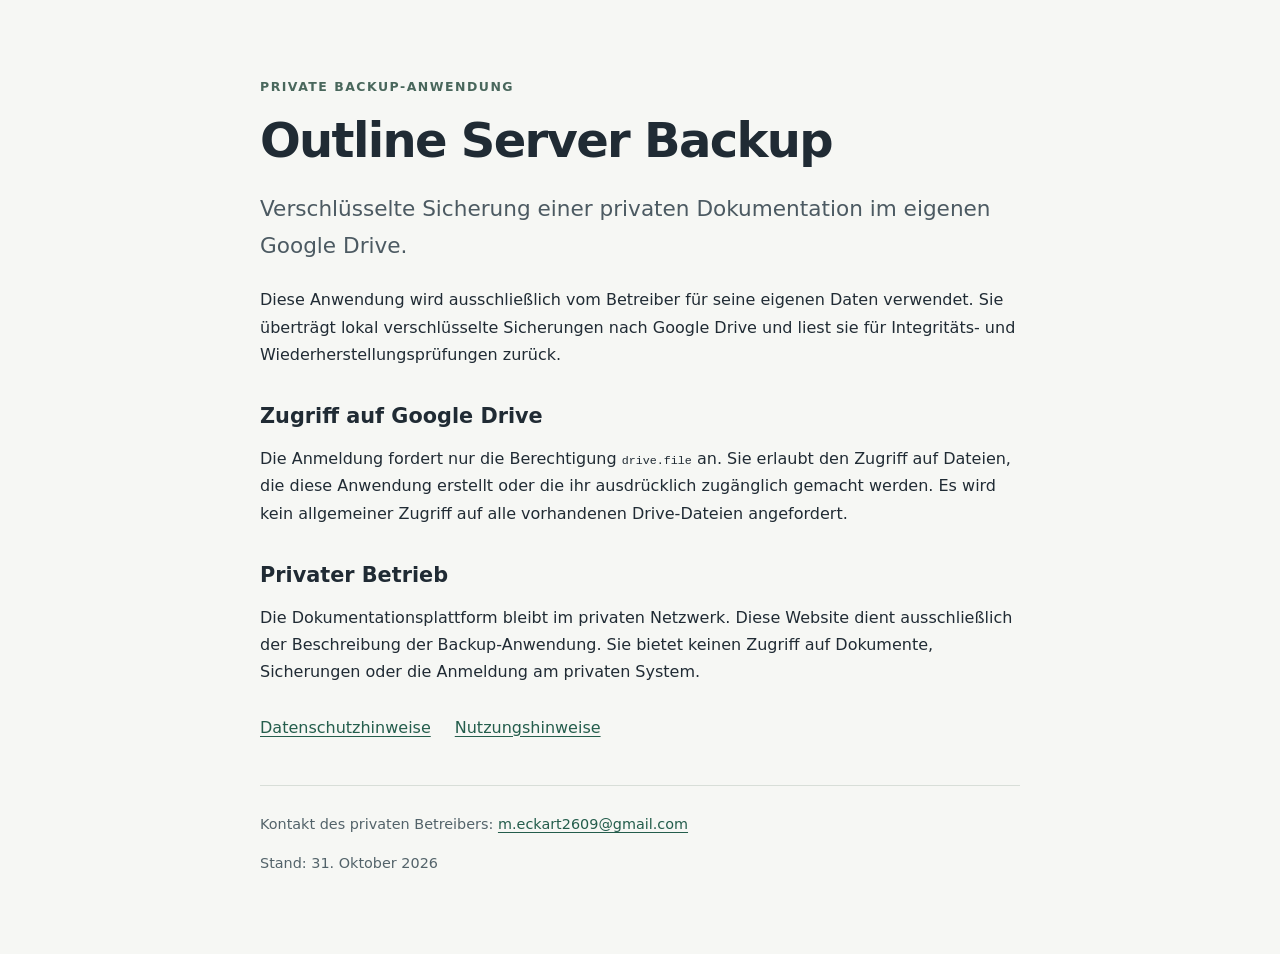
<file: index.html>
<!doctype html>
<html lang="de"><head><meta charset="utf-8"><meta name="viewport" content="width=device-width,initial-scale=1"><meta name="robots" content="noindex"><title>Outline Server Backup</title><link rel="stylesheet" href="style.css"></head>
<body><main><p class="eyebrow">Private Backup-Anwendung</p><h1>Outline Server Backup</h1>
<p class="intro">Verschlüsselte Sicherung einer privaten Dokumentation im eigenen Google Drive.</p>
<p>Diese Anwendung wird ausschließlich vom Betreiber für seine eigenen Daten verwendet. Sie überträgt lokal verschlüsselte Sicherungen nach Google Drive und liest sie für Integritäts- und Wiederherstellungsprüfungen zurück.</p>
<h2>Zugriff auf Google Drive</h2><p>Die Anmeldung fordert nur die Berechtigung <code>drive.file</code> an. Sie erlaubt den Zugriff auf Dateien, die diese Anwendung erstellt oder die ihr ausdrücklich zugänglich gemacht werden. Es wird kein allgemeiner Zugriff auf alle vorhandenen Drive-Dateien angefordert.</p>
<h2>Privater Betrieb</h2><p>Die Dokumentationsplattform bleibt im privaten Netzwerk. Diese Website dient ausschließlich der Beschreibung der Backup-Anwendung. Sie bietet keinen Zugriff auf Dokumente, Sicherungen oder die Anmeldung am privaten System.</p>
<nav aria-label="Informationen"><a href="privacy.html">Datenschutzhinweise</a><a href="terms.html">Nutzungshinweise</a></nav>
<footer><p>Kontakt des privaten Betreibers: <a href="mailto:m.eckart2609@gmail.com">m.eckart2609@gmail.com</a></p><p>Stand: 31. Oktober 2026</p></footer></main></body></html>
</file>
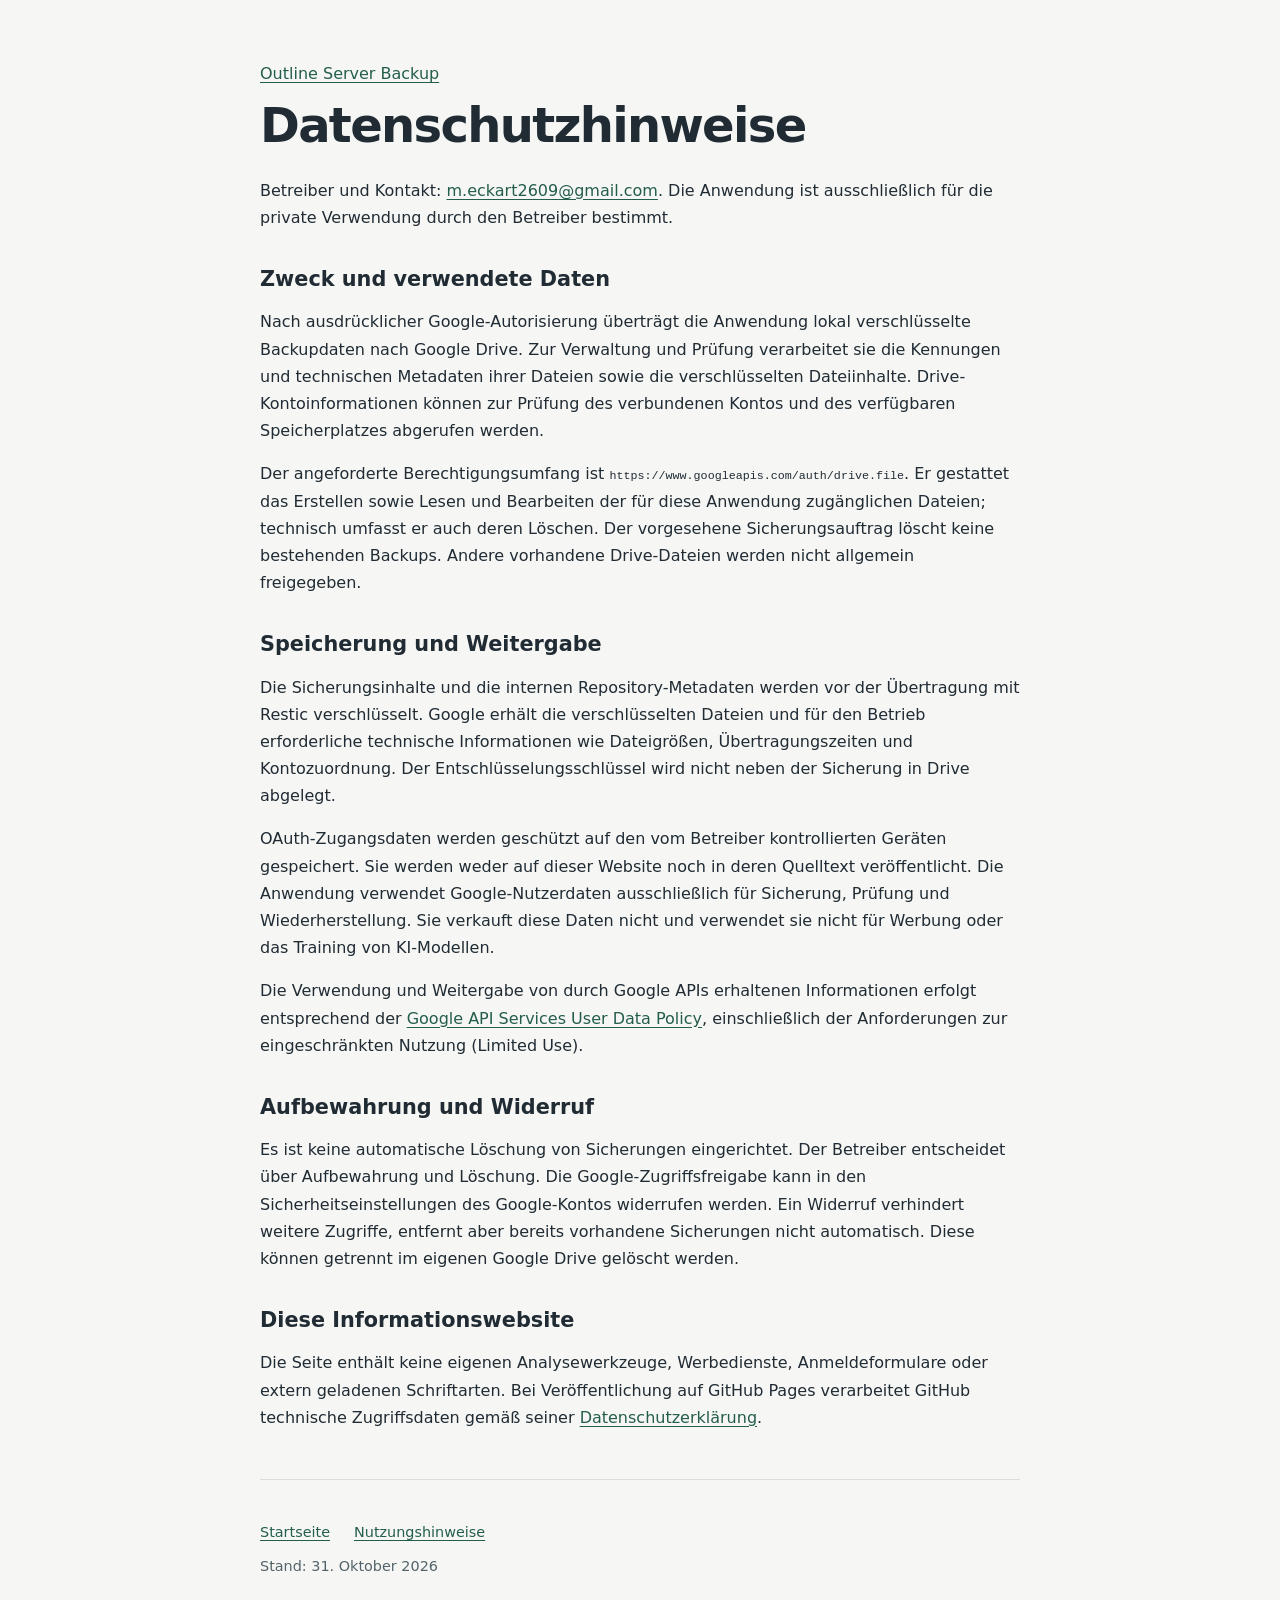
<file: privacy.html>
<!doctype html>
<html lang="de"><head><meta charset="utf-8"><meta name="viewport" content="width=device-width,initial-scale=1"><meta name="robots" content="noindex"><title>Datenschutzhinweise – Outline Server Backup</title><link rel="stylesheet" href="style.css"></head>
<body><main><a href="index.html">Outline Server Backup</a><h1>Datenschutzhinweise</h1>
<p>Betreiber und Kontakt: <a href="mailto:m.eckart2609@gmail.com">m.eckart2609@gmail.com</a>. Die Anwendung ist ausschließlich für die private Verwendung durch den Betreiber bestimmt.</p>
<h2>Zweck und verwendete Daten</h2><p>Nach ausdrücklicher Google-Autorisierung überträgt die Anwendung lokal verschlüsselte Backupdaten nach Google Drive. Zur Verwaltung und Prüfung verarbeitet sie die Kennungen und technischen Metadaten ihrer Dateien sowie die verschlüsselten Dateiinhalte. Drive-Kontoinformationen können zur Prüfung des verbundenen Kontos und des verfügbaren Speicherplatzes abgerufen werden.</p>
<p>Der angeforderte Berechtigungsumfang ist <code>https://www.googleapis.com/auth/drive.file</code>. Er gestattet das Erstellen sowie Lesen und Bearbeiten der für diese Anwendung zugänglichen Dateien; technisch umfasst er auch deren Löschen. Der vorgesehene Sicherungsauftrag löscht keine bestehenden Backups. Andere vorhandene Drive-Dateien werden nicht allgemein freigegeben.</p>
<h2>Speicherung und Weitergabe</h2><p>Die Sicherungsinhalte und die internen Repository-Metadaten werden vor der Übertragung mit Restic verschlüsselt. Google erhält die verschlüsselten Dateien und für den Betrieb erforderliche technische Informationen wie Dateigrößen, Übertragungszeiten und Kontozuordnung. Der Entschlüsselungsschlüssel wird nicht neben der Sicherung in Drive abgelegt.</p>
<p>OAuth-Zugangsdaten werden geschützt auf den vom Betreiber kontrollierten Geräten gespeichert. Sie werden weder auf dieser Website noch in deren Quelltext veröffentlicht. Die Anwendung verwendet Google-Nutzerdaten ausschließlich für Sicherung, Prüfung und Wiederherstellung. Sie verkauft diese Daten nicht und verwendet sie nicht für Werbung oder das Training von KI-Modellen.</p>
<p>Die Verwendung und Weitergabe von durch Google APIs erhaltenen Informationen erfolgt entsprechend der <a href="https://developers.google.com/terms/api-services-user-data-policy">Google API Services User Data Policy</a>, einschließlich der Anforderungen zur eingeschränkten Nutzung (Limited Use).</p>
<h2>Aufbewahrung und Widerruf</h2><p>Es ist keine automatische Löschung von Sicherungen eingerichtet. Der Betreiber entscheidet über Aufbewahrung und Löschung. Die Google-Zugriffsfreigabe kann in den Sicherheitseinstellungen des Google-Kontos widerrufen werden. Ein Widerruf verhindert weitere Zugriffe, entfernt aber bereits vorhandene Sicherungen nicht automatisch. Diese können getrennt im eigenen Google Drive gelöscht werden.</p>
<h2>Diese Informationswebsite</h2><p>Die Seite enthält keine eigenen Analysewerkzeuge, Werbedienste, Anmeldeformulare oder extern geladenen Schriftarten. Bei Veröffentlichung auf GitHub Pages verarbeitet GitHub technische Zugriffsdaten gemäß seiner <a href="https://docs.github.com/en/site-policy/privacy-policies/github-general-privacy-statement">Datenschutzerklärung</a>.</p>
<footer><nav><a href="index.html">Startseite</a><a href="terms.html">Nutzungshinweise</a></nav><p>Stand: 31. Oktober 2026</p></footer></main></body></html>
</file>
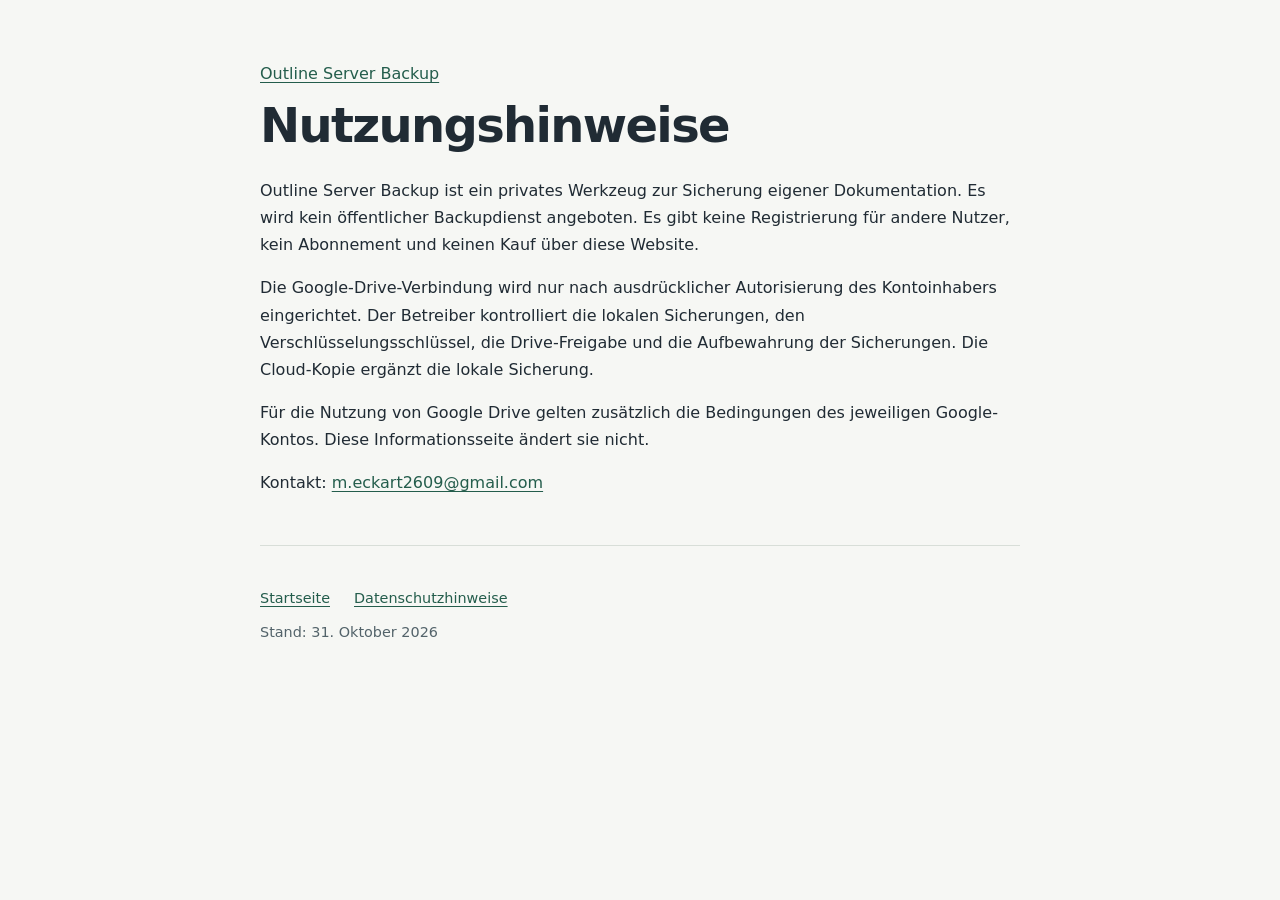
<file: terms.html>
<!doctype html>
<html lang="de"><head><meta charset="utf-8"><meta name="viewport" content="width=device-width,initial-scale=1"><meta name="robots" content="noindex"><title>Nutzungshinweise – Outline Server Backup</title><link rel="stylesheet" href="style.css"></head>
<body><main><a href="index.html">Outline Server Backup</a><h1>Nutzungshinweise</h1>
<p>Outline Server Backup ist ein privates Werkzeug zur Sicherung eigener Dokumentation. Es wird kein öffentlicher Backupdienst angeboten. Es gibt keine Registrierung für andere Nutzer, kein Abonnement und keinen Kauf über diese Website.</p>
<p>Die Google-Drive-Verbindung wird nur nach ausdrücklicher Autorisierung des Kontoinhabers eingerichtet. Der Betreiber kontrolliert die lokalen Sicherungen, den Verschlüsselungsschlüssel, die Drive-Freigabe und die Aufbewahrung der Sicherungen. Die Cloud-Kopie ergänzt die lokale Sicherung.</p>
<p>Für die Nutzung von Google Drive gelten zusätzlich die Bedingungen des jeweiligen Google-Kontos. Diese Informationsseite ändert sie nicht.</p>
<p>Kontakt: <a href="mailto:m.eckart2609@gmail.com">m.eckart2609@gmail.com</a></p>
<footer><nav><a href="index.html">Startseite</a><a href="privacy.html">Datenschutzhinweise</a></nav><p>Stand: 31. Oktober 2026</p></footer></main></body></html>
</file>
<file: style.css>
:root{color-scheme:light;font-family:system-ui,sans-serif;color:#202b34;background:#f6f7f4}body{margin:0}main{max-width:760px;margin:0 auto;padding:64px 24px}h1{font-size:clamp(2rem,6vw,3rem);line-height:1.12;letter-spacing:-.035em;margin:16px 0 24px}h2{font-size:1.3rem;margin-top:36px}p{line-height:1.7}a{color:#245d4c;text-underline-offset:3px}.eyebrow{text-transform:uppercase;letter-spacing:.12em;font-size:.78rem;font-weight:700;color:#49675c}.intro{font-size:1.35rem;color:#4c5a62}nav{display:flex;gap:24px;flex-wrap:wrap;margin-top:32px}footer{margin-top:48px;border-top:1px solid #d8ded8;padding-top:12px;font-size:.9rem;color:#53636a}code{overflow-wrap:anywhere;font-size:.9em}
</file>
